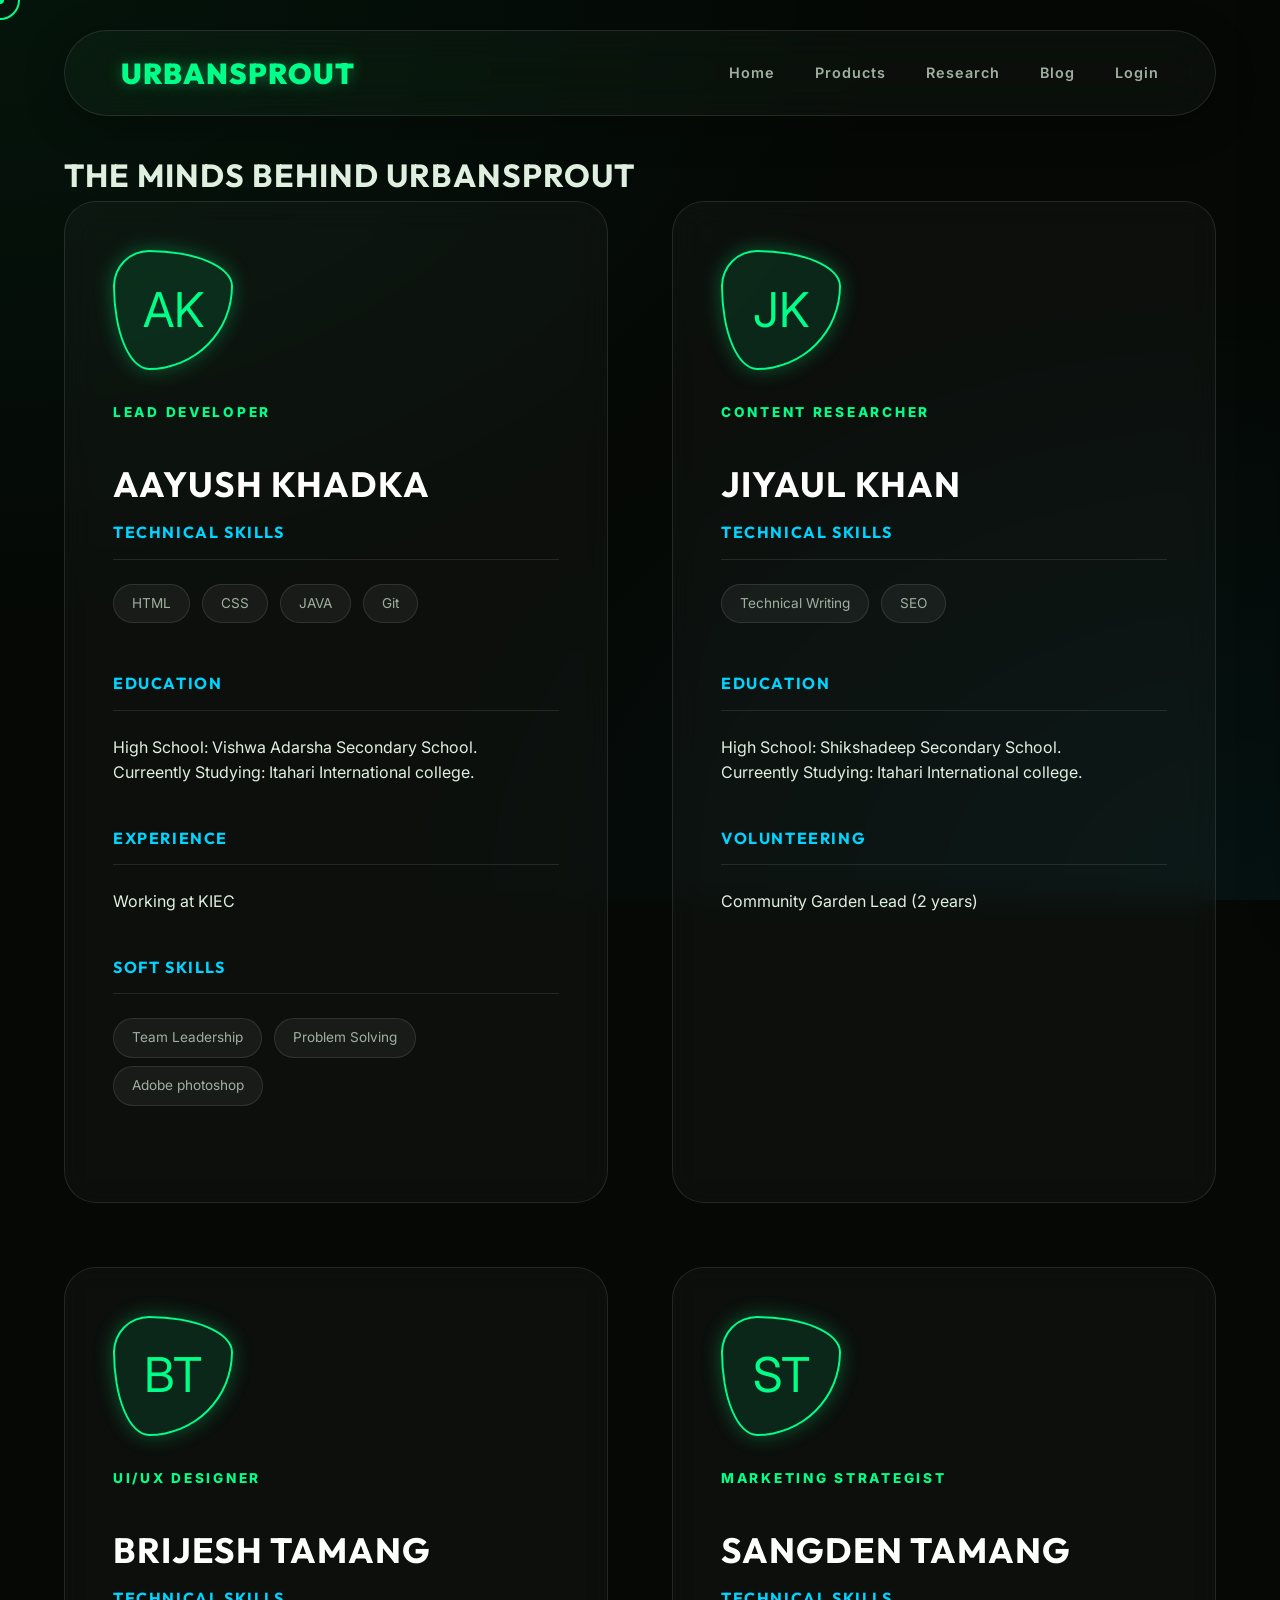
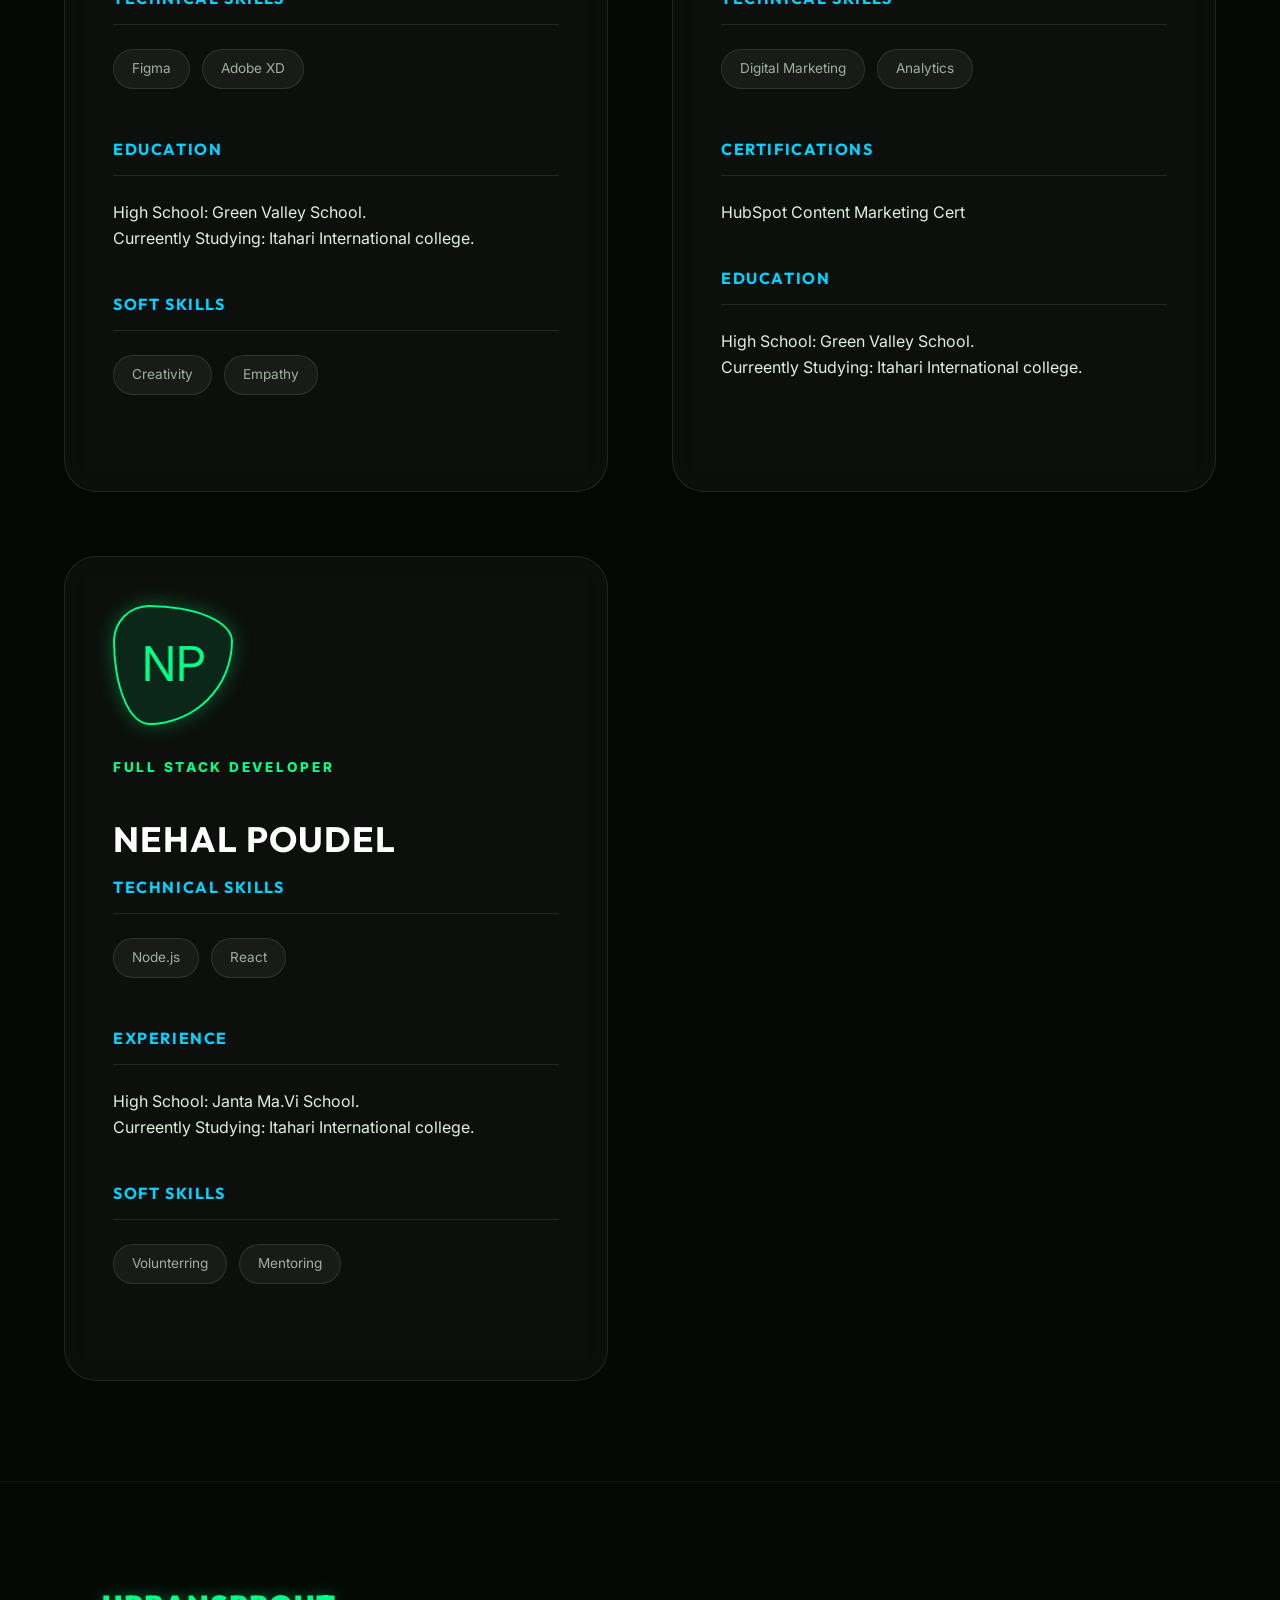
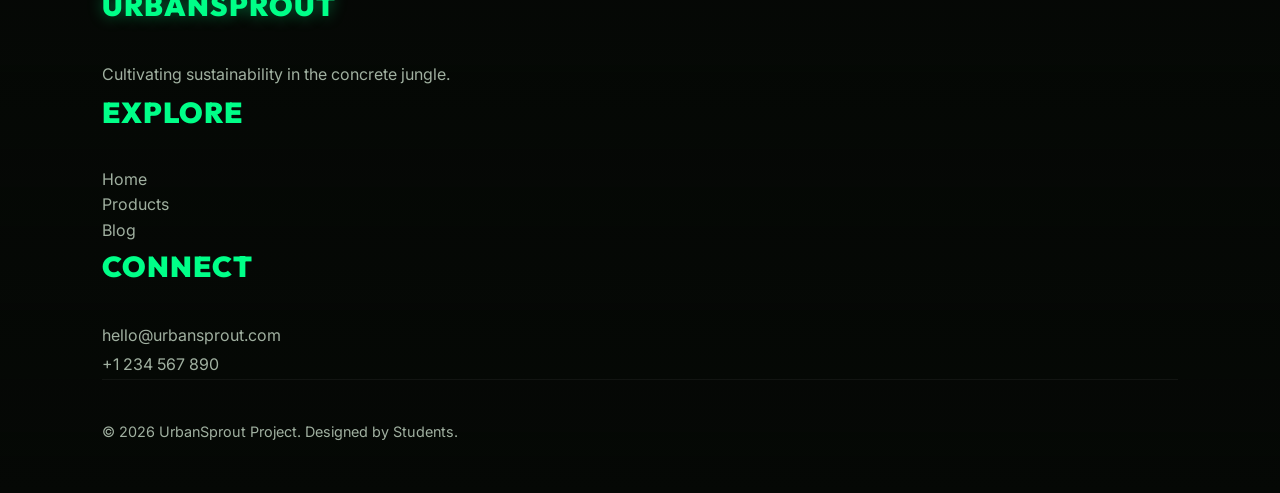
<file: about.html>
<!DOCTYPE html>
<html lang="en">

<head>
    <meta charset="UTF-8">
    <meta name="viewport" content="width=device-width, initial-scale=1.0">
    <title>About Us | Meet the Team</title>
    <!-- External CSS: Global and Page-specific -->
    <link rel="stylesheet" href="css/style.css">
    <link rel="stylesheet" href="css/about.css">
</head>

<body>

    <header>
        <nav>
            <a href="index.html" class="logo">UrbanSprout</a>
            <ul class="nav-links">
                <li><a href="index.html">Home</a></li>
                <li><a href="products.html">Products</a></li>
                <li><a href="research.html">Research</a></li>
                <li><a href="blog.html">Blog</a></li>
                <li><a href="login.html">Login</a></li>
            </ul>
        </nav>
    </header>

    <main class="team-container">
        <h1>The Minds Behind UrbanSprout</h1>

        <div class="team-grid">
            <!-- Team Member 1 -->
            <div class="portfolio-card">
                <div class="profile-img">AK</div>
                <span class="member-role">Lead Developer</span>
                <h2 class="member-name">Aayush khadka</h2>

                <div class="portfolio-section">
                    <h4>Technical Skills</h4>
                    <span class="skill-tag">HTML</span>
                    <span class="skill-tag">CSS</span>
                    <span class="skill-tag">JAVA</span>
                    <span class="skill-tag">Git</span>
                </div>

                <div class="portfolio-section">
                    <h4>Education</h4>
                    <p>High School: Vishwa Adarsha Secondary School.</p>
                    <p>Curreently Studying: Itahari International college.</p>
                </div>

                <div class="portfolio-section">
                    <h4>Experience</h4>
                    <p>Working at KIEC</p>
                </div>

                <div class="portfolio-section">
                    <h4>Soft Skills</h4>
                    <span class="skill-tag">Team Leadership</span>
                    <span class="skill-tag">Problem Solving</span>
                    <span class="skill-tag">Adobe photoshop</span>
                </div>
            </div>

            <!-- Team Member 2 -->
            <div class="portfolio-card">
                <div class="profile-img">JK</div>
                <span class="member-role">Content Researcher</span>
                <h2 class="member-name">Jiyaul Khan</h2>
                <div class="portfolio-section">
                    <h4>Technical Skills</h4>
                    <span class="skill-tag">Technical Writing</span>
                    <span class="skill-tag">SEO</span>
                </div>
                <div class="portfolio-section">
                    <h4>Education</h4>
                    <p>High School: Shikshadeep Secondary School.</p>
                    <p>Curreently Studying: Itahari International college.</p>
                </div>
                <div class="portfolio-section">
                    <h4>Volunteering</h4>
                    <p>Community Garden Lead (2 years)</p>
                </div>
            </div>

            <!-- Team Member 3 -->
            <div class="portfolio-card">
                <div class="profile-img">BT</div>
                <span class="member-role">UI/UX Designer</span>
                <h2 class="member-name">Brijesh Tamang</h2>
                <div class="portfolio-section">
                    <h4>Technical Skills</h4>
                    <span class="skill-tag">Figma</span>
                    <span class="skill-tag">Adobe XD</span>
                </div>
                <div class="portfolio-section">
                    <h4>Education</h4>
                    <p>High School: Green Valley School.</p>
                    <p>Curreently Studying: Itahari International college.</p>
                </div>
                <div class="portfolio-section">
                    <h4>Soft Skills</h4>
                    <span class="skill-tag">Creativity</span>
                    <span class="skill-tag">Empathy</span>
                </div>
            </div>

            <!-- Team Member 4 -->
            <div class="portfolio-card">
                <div class="profile-img">ST</div>
                <span class="member-role">Marketing Strategist</span>
                <h2 class="member-name">Sangden Tamang</h2>
                <div class="portfolio-section">
                    <h4>Technical Skills</h4>
                    <span class="skill-tag">Digital Marketing</span>
                    <span class="skill-tag">Analytics</span>
                </div>
                <div class="portfolio-section">
                    <h4>Certifications</h4>
                    <p>HubSpot Content Marketing Cert</p>
                </div>
                <div class="portfolio-section">
                    <h4>Education</h4>
                    <p>High School: Green Valley School.</p>
                    <p>Curreently Studying: Itahari International college.</p>
                </div>
            </div>

            <!-- Team Member 5 -->
            <div class="portfolio-card">
                <div class="profile-img">NP</div>
                <span class="member-role">Full Stack Developer</span>
                <h2 class="member-name">Nehal Poudel</h2>
                <div class="portfolio-section">
                    <h4>Technical Skills</h4>
                    <span class="skill-tag">Node.js</span>
                    <span class="skill-tag">React</span>
                </div>
                <div class="portfolio-section">
                    <h4>Experience</h4>
                    <p>High School: Janta Ma.Vi School.</p>
                    <p>Curreently Studying: Itahari International college.</p>
                </div>
                <div class="portfolio-section">
                    <h4>Soft Skills</h4>
                    <span class="skill-tag">Volunterring</span>
                    <span class="skill-tag">Mentoring</span>
                </div>
            </div>
        </div>
    </main>

    <footer>
        <div class="footer-content">
            <div class="footer-section">
                <h3 class="logo">UrbanSprout</h3>
                <p>Cultivating sustainability in the concrete jungle.</p>
            </div>
            <div class="footer-section">
                <h3>Explore</h3>
                <ul style="list-style: none;">
                    <li><a href="index.html" style="color: var(--text-muted); text-decoration: none;">Home</a></li>
                    <li><a href="products.html" style="color: var(--text-muted); text-decoration: none;">Products</a></li>
                    <li><a href="blog.html" style="color: var(--text-muted); text-decoration: none;">Blog</a></li>
                </ul>
            </div>
            <div class="footer-section">
                <h3>Connect</h3>
                <p>hello@urbansprout.com</p>
                <p>+1 234 567 890</p>
            </div>
        </div>
        <div class="footer-bottom">
            <p>&copy; 2026 UrbanSprout Project. Designed by Students.</p>
        </div>
    </footer>

    <script src="js/main.js"></script>
</body>
</html>


</body>

</html>
</file>
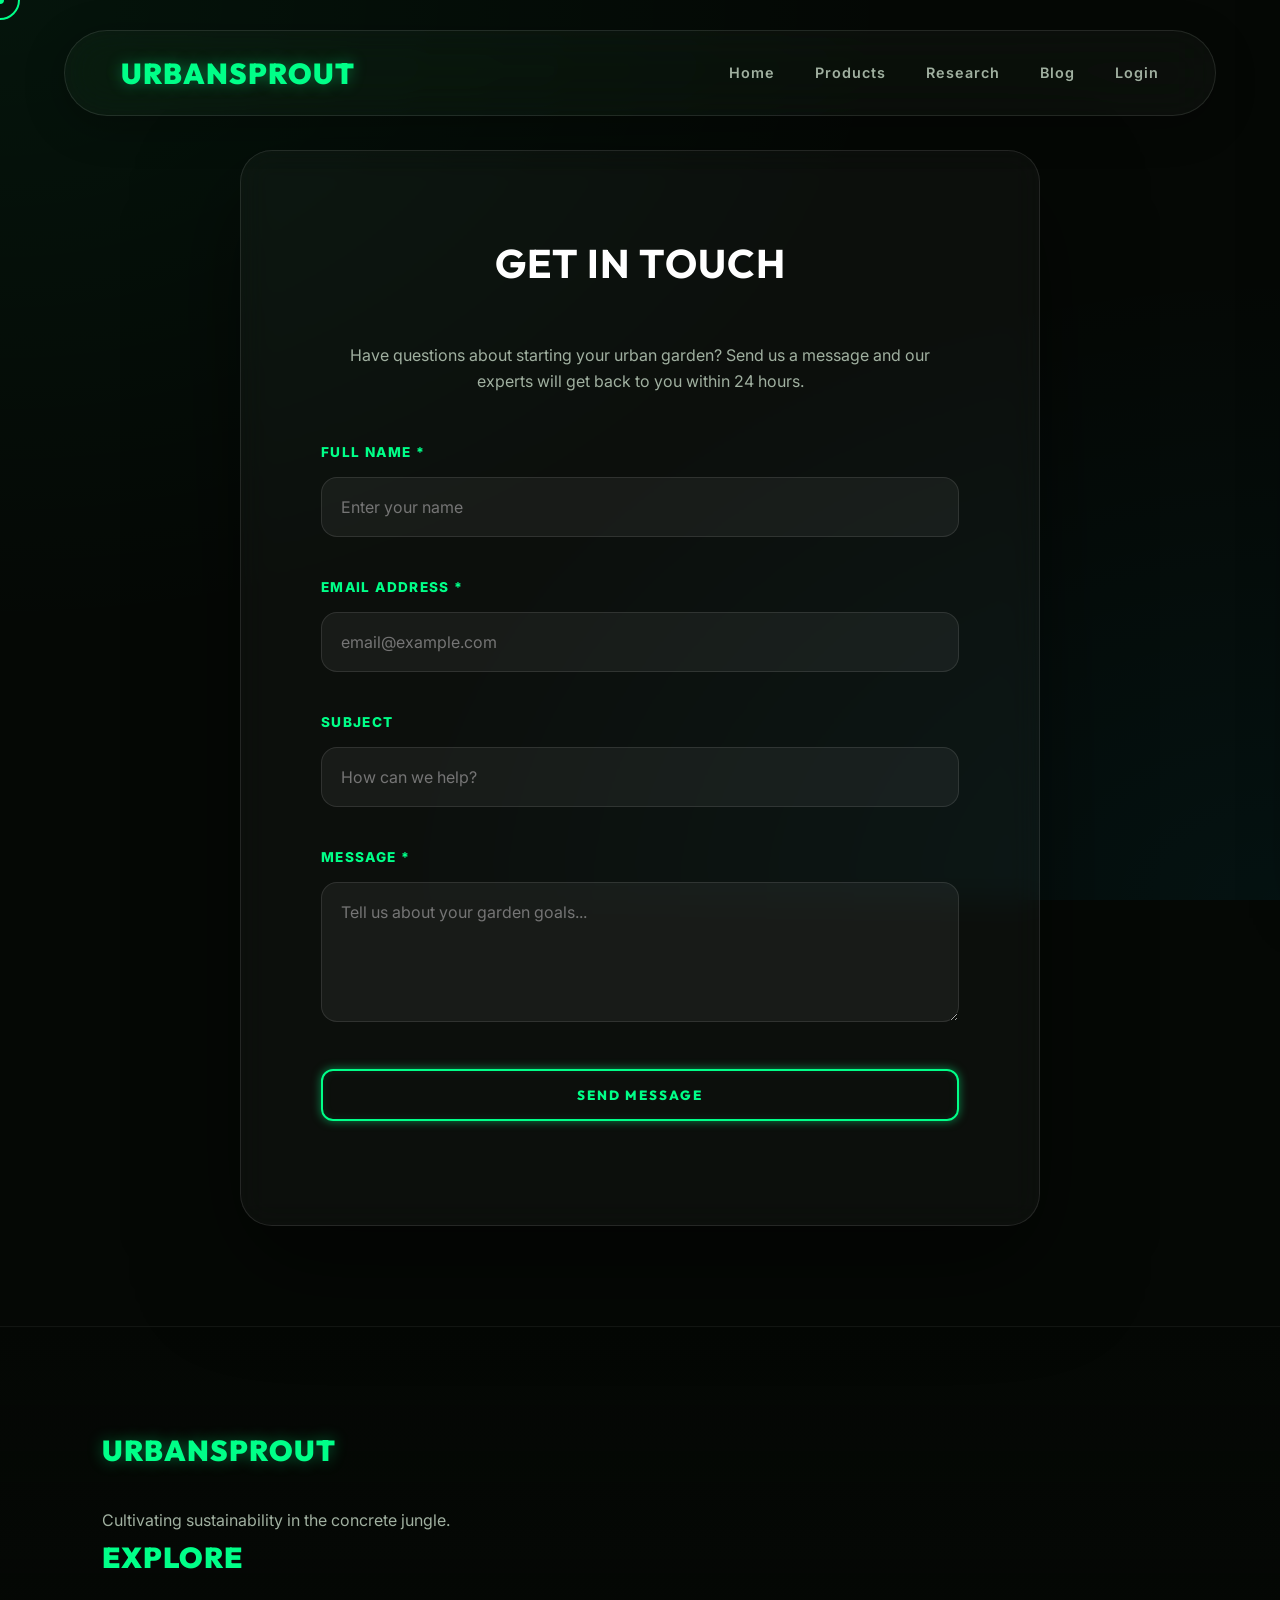
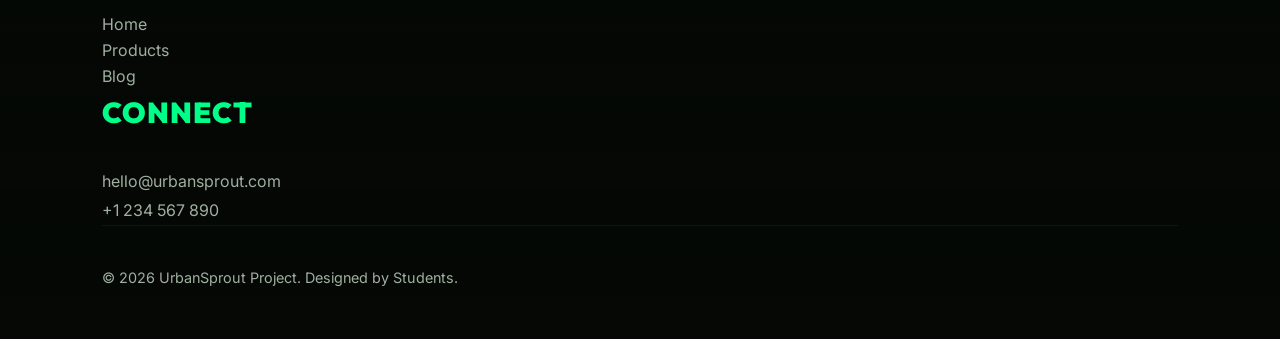
<file: contact.html>
<!DOCTYPE html>
<html lang="en">
<head>
    <meta charset="UTF-8">
    <meta name="viewport" content="width=device-width, initial-scale=1.0">
    <title>Contact Us | UrbanSprout</title>
    <!-- External CSS: Global and Page-specific -->
    <link rel="stylesheet" href="css/style.css">
    <link rel="stylesheet" href="css/contact.css">
</head>
<body>

    <header>
        <nav>
            <a href="index.html" class="logo">UrbanSprout</a>
            <ul class="nav-links">
                <li><a href="index.html">Home</a></li>
                <li><a href="products.html">Products</a></li>
                <li><a href="research.html">Research</a></li>
                <li><a href="blog.html">Blog</a></li>
                <li><a href="login.html">Login</a></li>
            </ul>
        </nav>
    </header>

    <main>
        <div class="contact-container">
            <h1>Get in Touch</h1>
            <p style="margin-bottom: 3rem; color: var(--text-muted); text-align: center;">Have questions about starting your urban garden? Send us a message and our experts will get back to you within 24 hours.</p>
            
            <!-- Functional Form -->
            <form id="contactForm">
                <div class="form-group">
                    <label for="name">Full Name *</label>
                    <input type="text" id="name" name="name" placeholder="Enter your name">
                </div>

                <div class="form-group">
                    <label for="email">Email Address *</label>
                    <input type="email" id="email" name="email" placeholder="email@example.com">
                </div>

                <div class="form-group">
                    <label for="subject">Subject</label>
                    <input type="text" id="subject" name="subject" placeholder="How can we help?">
                </div>

                <div class="form-group">
                    <label for="message">Message *</label>
                    <textarea id="message" name="message" rows="5" placeholder="Tell us about your garden goals..."></textarea>
                </div>

                <button type="submit" class="btn btn-primary">Send Message</button>
                
                <div id="formFeedback"></div>
            </form>
        </div>
    </main>

    <footer>
        <div class="footer-content">
            <div class="footer-section">
                <h3 class="logo">UrbanSprout</h3>
                <p>Cultivating sustainability in the concrete jungle.</p>
            </div>
            <div class="footer-section">
                <h3>Explore</h3>
                <ul style="list-style: none;">
                    <li><a href="index.html" style="color: var(--text-muted); text-decoration: none;">Home</a></li>
                    <li><a href="products.html" style="color: var(--text-muted); text-decoration: none;">Products</a></li>
                    <li><a href="blog.html" style="color: var(--text-muted); text-decoration: none;">Blog</a></li>
                </ul>
            </div>
            <div class="footer-section">
                <h3>Connect</h3>
                <p>hello@urbansprout.com</p>
                <p>+1 234 567 890</p>
            </div>
        </div>
        <div class="footer-bottom">
            <p>&copy; 2026 UrbanSprout Project. Designed by Students.</p>
        </div>
    </footer>

    <script src="js/main.js"></script>
</body>
</html>

    <script src="js/main.js"></script>
</body>
</html>
</file>
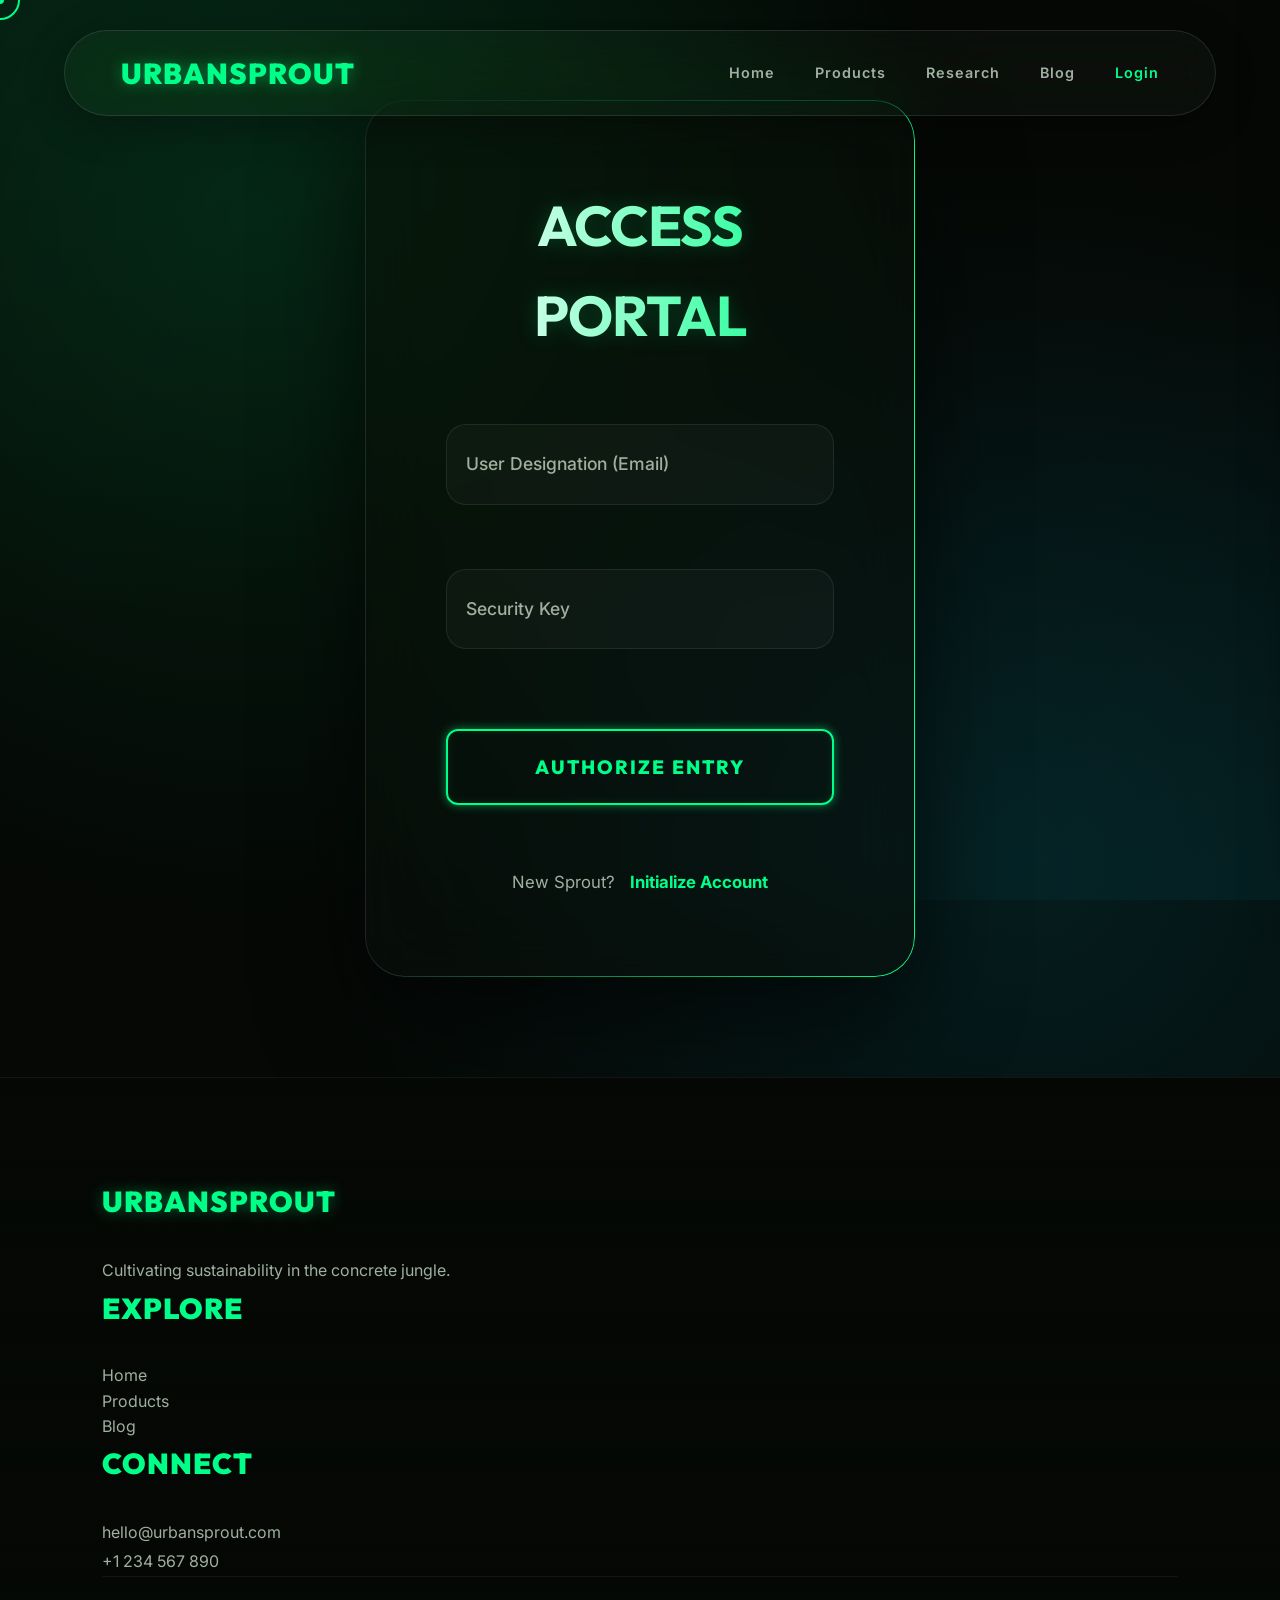
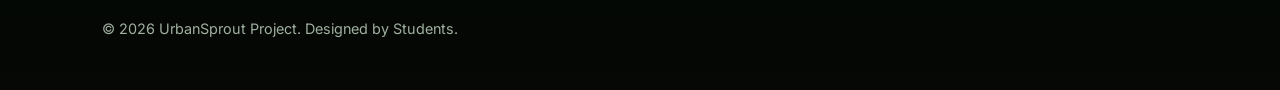
<file: login.html>
<!DOCTYPE html>
<html lang="en">
<head>
    <meta charset="UTF-8">
    <meta name="viewport" content="width=device-width, initial-scale=1.0">
    <title>Login | UrbanSprout</title>
    <!-- External CSS: Global and Page-specific -->
    <link rel="stylesheet" href="css/style.css">
    <link rel="stylesheet" href="css/login.css">
</head>
<body>

    <header>
        <nav>
            <a href="index.html" class="logo">UrbanSprout</a>
            <ul class="nav-links">
                <li><a href="index.html">Home</a></li>
                <li><a href="products.html">Products</a></li>
                <li><a href="research.html">Research</a></li>
                <li><a href="blog.html">Blog</a></li>
                <li><a href="login.html" style="color: var(--primary-color);">Login</a></li>
            </ul>
        </nav>
    </header>

    <main class="login-wrapper">
        <div class="login-card" id="loginCard">
            <h2>Access Portal</h2>
            <form>
                <div class="input-group">
                    <input type="email" id="email" placeholder=" ">
                    <label for="email">User Designation (Email)</label>
                </div>
                <div class="input-group">
                    <input type="password" id="password" placeholder=" ">
                    <label for="password">Security Key</label>
                </div>
                <button type="button" class="btn btn-primary" onclick="alert('Authentication system offline. Please contact administrator.')">Authorize Entry</button>
            </form>
            <div class="login-footer">
                <p>New Sprout? <a href="#">Initialize Account</a></p>
            </div>
        </div>
    </main>

    <footer>
        <div class="footer-content">
            <div class="footer-section">
                <h3 class="logo">UrbanSprout</h3>
                <p>Cultivating sustainability in the concrete jungle.</p>
            </div>
            <div class="footer-section">
                <h3>Explore</h3>
                <ul style="list-style: none;">
                    <li><a href="index.html" style="color: var(--text-muted); text-decoration: none;">Home</a></li>
                    <li><a href="products.html" style="color: var(--text-muted); text-decoration: none;">Products</a></li>
                    <li><a href="blog.html" style="color: var(--text-muted); text-decoration: none;">Blog</a></li>
                </ul>
            </div>
            <div class="footer-section">
                <h3>Connect</h3>
                <p>hello@urbansprout.com</p>
                <p>+1 234 567 890</p>
            </div>
        </div>
        <div class="footer-bottom">
            <p>&copy; 2026 UrbanSprout Project. Designed by Students.</p>
        </div>
    </footer>

    <script src="js/main.js"></script>
</body>
</html>
</file>
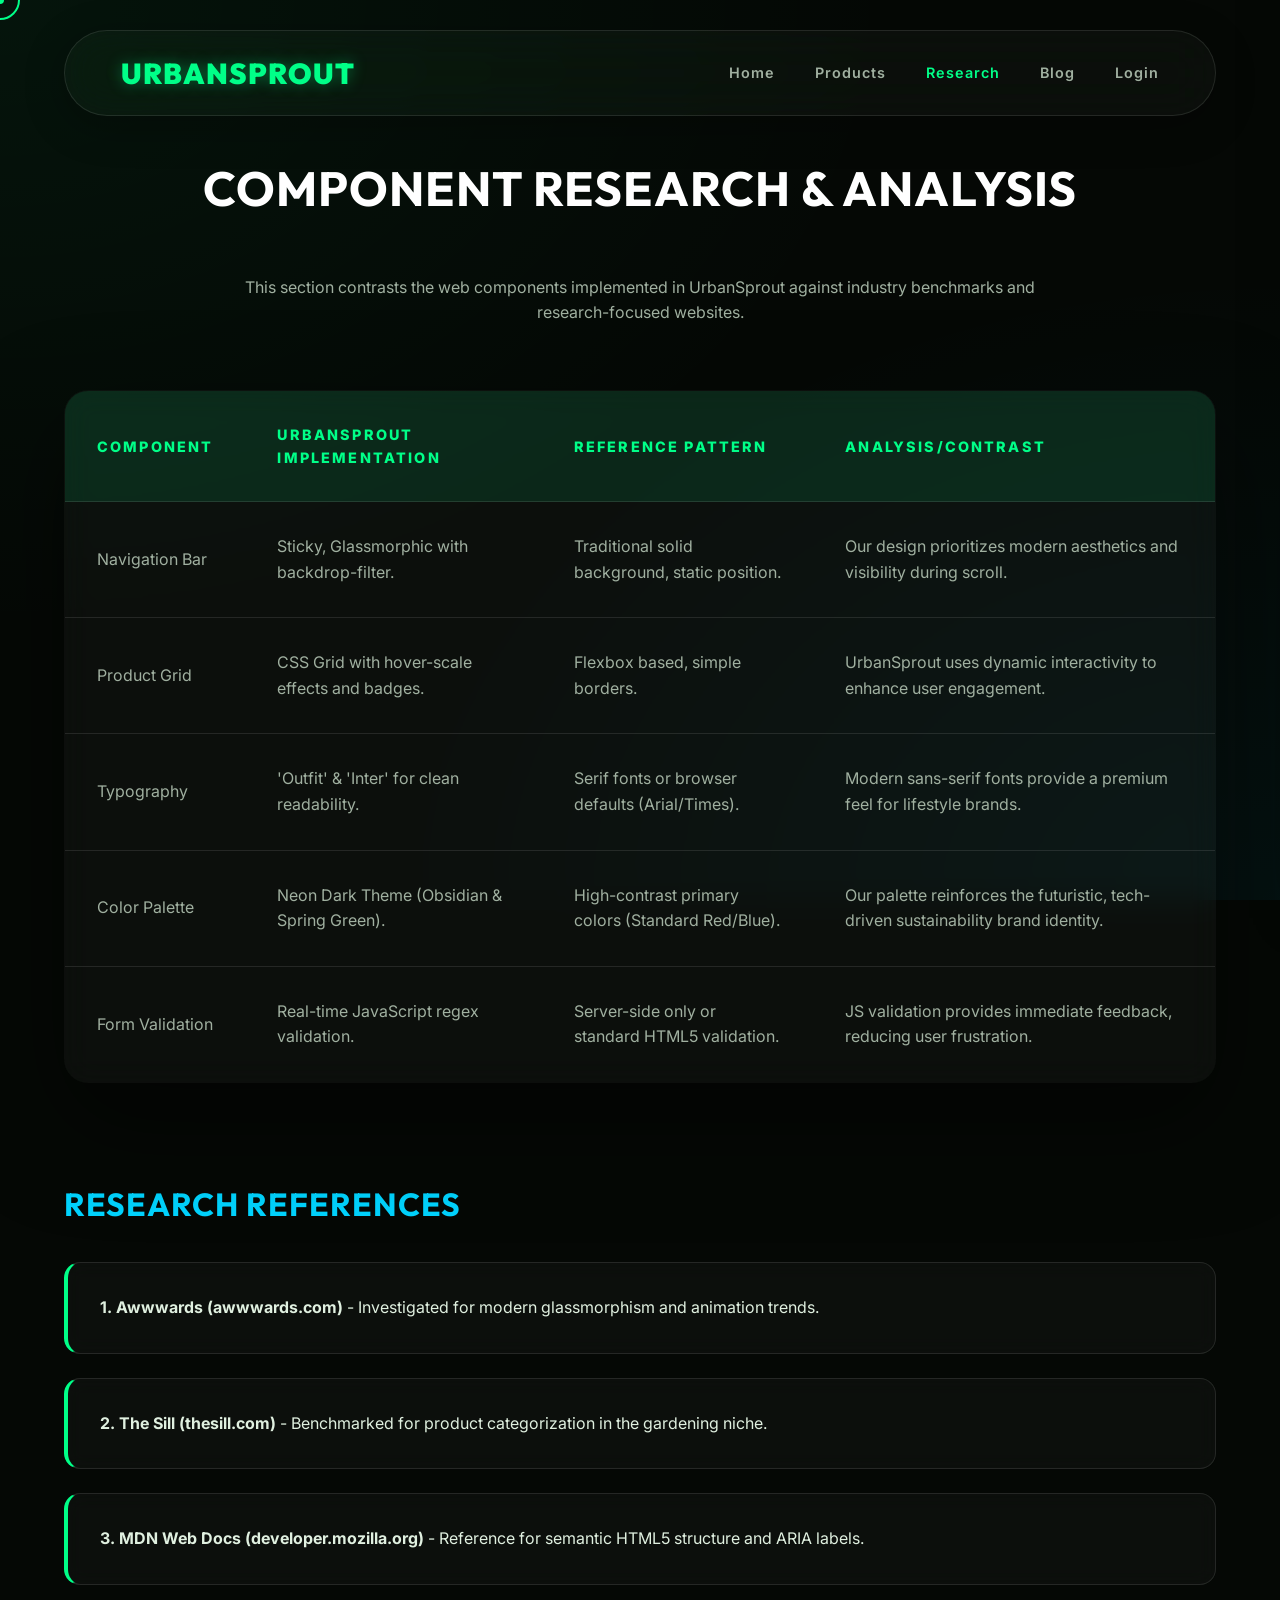
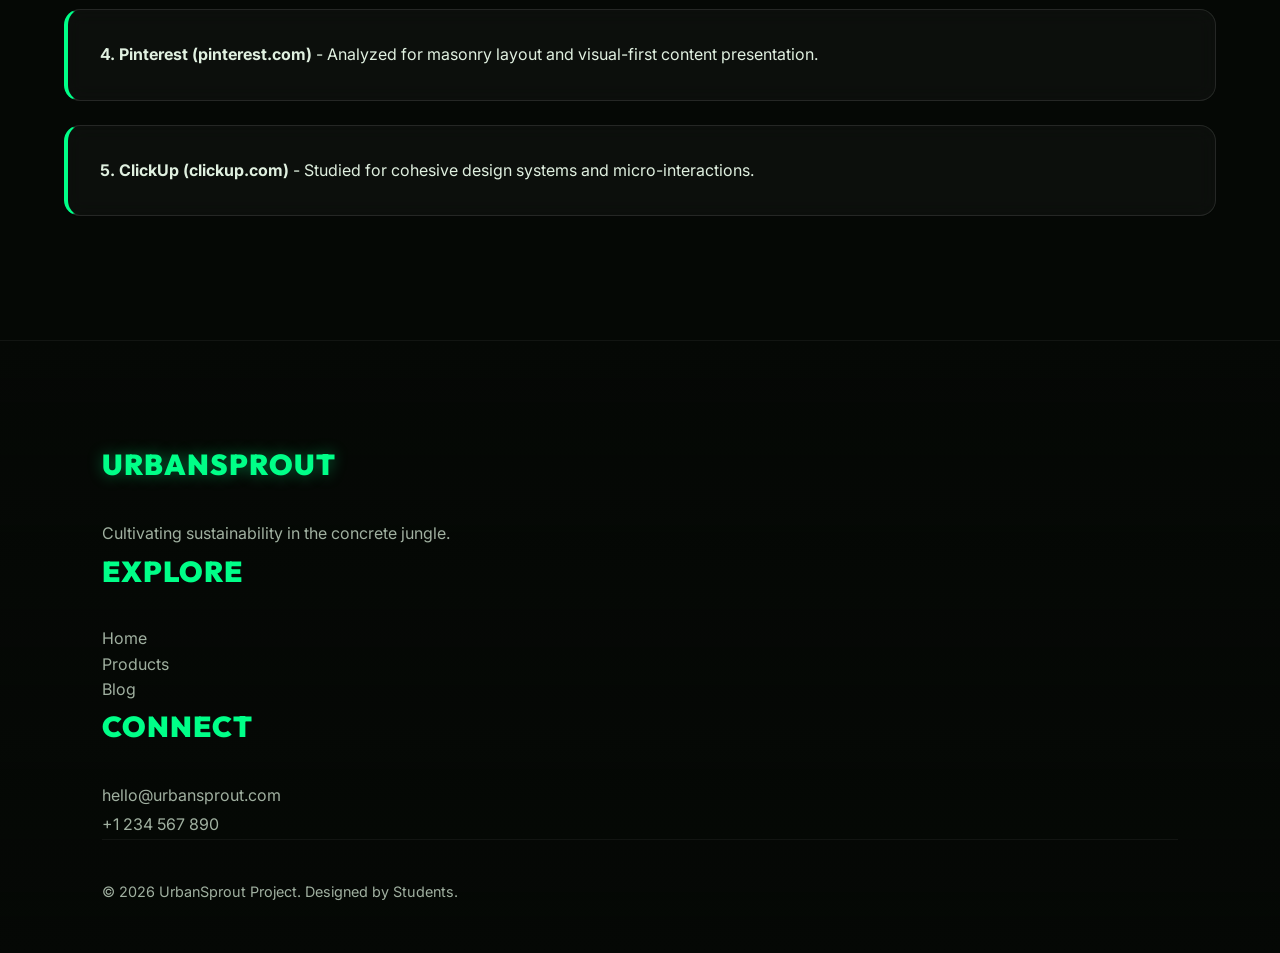
<file: research.html>
<!DOCTYPE html>
<html lang="en">
<head>
    <meta charset="UTF-8">
    <meta name="viewport" content="width=device-width, initial-scale=1.0">
    <title>Research | Component Analysis</title>
    <!-- External CSS: Global and Page-specific -->
    <link rel="stylesheet" href="css/style.css">
    <link rel="stylesheet" href="css/research.css">
</head>
<body>

    <header>
        <nav>
            <a href="index.html" class="logo">UrbanSprout</a>
            <ul class="nav-links">
                <li><a href="index.html">Home</a></li>
                <li><a href="products.html">Products</a></li>
                <li><a href="research.html" style="color: var(--primary-color);">Research</a></li>
                <li><a href="blog.html">Blog</a></li>
                <li><a href="login.html">Login</a></li>
            </ul>
        </nav>
    </header>

    <main class="research-container">
        <h1>Component Research & Analysis</h1>
        <p style="text-align: center; max-width: 800px; margin: 0 auto 4rem; color: var(--text-muted);">This section contrasts the web components implemented in UrbanSprout against industry benchmarks and research-focused websites.</p>

        <!-- Comparison Table -->
        <table class="research-table">
            <thead>
                <tr>
                    <th>Component</th>
                    <th>UrbanSprout Implementation</th>
                    <th>Reference Pattern</th>
                    <th>Analysis/Contrast</th>
                </tr>
            </thead>
            <tbody>
                <tr>
                    <td>Navigation Bar</td>
                    <td>Sticky, Glassmorphic with backdrop-filter.</td>
                    <td>Traditional solid background, static position.</td>
                    <td>Our design prioritizes modern aesthetics and visibility during scroll.</td>
                </tr>
                <tr>
                    <td>Product Grid</td>
                    <td>CSS Grid with hover-scale effects and badges.</td>
                    <td>Flexbox based, simple borders.</td>
                    <td>UrbanSprout uses dynamic interactivity to enhance user engagement.</td>
                </tr>
                <tr>
                    <td>Typography</td>
                    <td>'Outfit' & 'Inter' for clean readability.</td>
                    <td>Serif fonts or browser defaults (Arial/Times).</td>
                    <td>Modern sans-serif fonts provide a premium feel for lifestyle brands.</td>
                </tr>
                <tr>
                    <td>Color Palette</td>
                    <td>Neon Dark Theme (Obsidian & Spring Green).</td>
                    <td>High-contrast primary colors (Standard Red/Blue).</td>
                    <td>Our palette reinforces the futuristic, tech-driven sustainability brand identity.</td>
                </tr>
                <tr>
                    <td>Form Validation</td>
                    <td>Real-time JavaScript regex validation.</td>
                    <td>Server-side only or standard HTML5 validation.</td>
                    <td>JS validation provides immediate feedback, reducing user frustration.</td>
                </tr>
            </tbody>
        </table>

        <section class="reference-list">
            <h3>Research References</h3>
            <div class="reference-item">
                <strong>1. Awwwards (awwwards.com)</strong> - Investigated for modern glassmorphism and animation trends.
            </div>
            <div class="reference-item">
                <strong>2. The Sill (thesill.com)</strong> - Benchmarked for product categorization in the gardening niche.
            </div>
            <div class="reference-item">
                <strong>3. MDN Web Docs (developer.mozilla.org)</strong> - Reference for semantic HTML5 structure and ARIA labels.
            </div>
            <div class="reference-item">
                <strong>4. Pinterest (pinterest.com)</strong> - Analyzed for masonry layout and visual-first content presentation.
            </div>
            <div class="reference-item">
                <strong>5. ClickUp (clickup.com)</strong> - Studied for cohesive design systems and micro-interactions.
            </div>
        </section>
    </main>

    <footer>
        <div class="footer-content">
            <div class="footer-section">
                <h3 class="logo">UrbanSprout</h3>
                <p>Cultivating sustainability in the concrete jungle.</p>
            </div>
            <div class="footer-section">
                <h3>Explore</h3>
                <ul style="list-style: none;">
                    <li><a href="index.html" style="color: var(--text-muted); text-decoration: none;">Home</a></li>
                    <li><a href="products.html" style="color: var(--text-muted); text-decoration: none;">Products</a></li>
                    <li><a href="blog.html" style="color: var(--text-muted); text-decoration: none;">Blog</a></li>
                </ul>
            </div>
            <div class="footer-section">
                <h3>Connect</h3>
                <p>hello@urbansprout.com</p>
                <p>+1 234 567 890</p>
            </div>
        </div>
        <div class="footer-bottom">
            <p>&copy; 2026 UrbanSprout Project. Designed by Students.</p>
        </div>
    </footer>

    <script src="js/main.js"></script>
</body>
</html>
</file>
<file: css/style.css>
/* 
   UrbanSprout - style.css
   Global Design System and Futuristic Tokens.
*/

@import url('https://fonts.googleapis.com/css2?family=Outfit:wght@300;400;600;800;900&family=Inter:wght@400;600&display=swap');

:root {
    --primary-color: #00ff88; /* Neon Spring Green */
    --primary-color-dim: rgba(0, 255, 136, 0.4);
    --secondary-color: #00d4ff; /* Electric Blue */
    --accent-color: #7000ff; /* Cyber Purple */
    --bg-dark: #050805;
    --bg-card: rgba(255, 255, 255, 0.03);
    --text-main: #e0f0e0;
    --text-muted: #a0b0a0;
    --glass-border: rgba(255, 255, 255, 0.1);
    --glow-shadow: 0 0 20px rgba(0, 255, 136, 0.3);
    --transition-smooth: all 0.6s cubic-bezier(0.16, 1, 0.3, 1);
}

/* --- Custom Cursor --- */
.cursor-dot, .cursor-outline {
    pointer-events: none;
    position: fixed;
    top: 0;
    left: 0;
    transform: translate(-50%, -50%);
    border-radius: 50%;
    z-index: 9999;
    transition: opacity 0.3s ease;
}

.cursor-dot {
    width: 8px;
    height: 8px;
    background-color: var(--primary-color);
}

.cursor-outline {
    width: 40px;
    height: 40px;
    border: 2px solid var(--primary-color);
    transition: all 0.15s ease-out;
}

/* --- Global Reset & Base Styles --- */
* {
    margin: 0;
    padding: 0;
    box-sizing: border-box;
    cursor: none !important; /* Hide default cursor */
}

html {
    scroll-behavior: smooth;
    overflow-x: hidden;
}

body {
    background-color: var(--bg-dark);
    color: var(--text-main);
    font-family: 'Inter', sans-serif;
    line-height: 1.6;
    background-attachment: fixed;
    background-image: 
        radial-gradient(at 0% 0%, rgba(0, 255, 136, 0.05) 0px, transparent 50%),
        radial-gradient(at 100% 100%, rgba(0, 212, 255, 0.05) 0px, transparent 50%);
}

h1, h2, h3, h4, .logo {
    font-family: 'Outfit', sans-serif;
    text-transform: uppercase;
    letter-spacing: 1px;
}

a {
    text-decoration: none;
    color: inherit;
    transition: var(--transition-smooth);
}

ul {
    list-style: none;
}

img {
    max-width: 100%;
    display: block;
}

/* --- Reusable Components --- */
.btn {
    display: inline-block;
    padding: 1rem 2.5rem;
    border-radius: 12px;
    font-weight: 800;
    font-family: 'Outfit', sans-serif;
    text-transform: uppercase;
    letter-spacing: 2px;
    transition: var(--transition-smooth);
    border: none;
    cursor: pointer;
    position: relative;
    overflow: hidden;
    pointer-events: auto;
    color: var(--primary-color);
}

.btn-primary {
    background: transparent;
    color: var(--primary-color);
    border: 2px solid var(--primary-color);
    box-shadow: 0 0 10px rgba(0, 255, 136, 0.5), inset 0 0 10px rgba(0, 255, 136, 0.1);
}

.btn-primary:hover {
    transform: translateY(-5px);
    box-shadow: 0 0 20px rgba(0, 255, 136, 0.8), inset 0 0 15px rgba(0, 255, 136, 0.2);
    background: rgba(0, 255, 136, 0.1);
}

/* --- iOS 26: Smooth-Shrink Glassy Pill --- */
header {
    position: fixed;
    top: 30px;
    left: 50%;
    transform: translateX(-50%);
    width: 90%;
    max-width: 1200px;
    z-index: 1000;
    transition: all 0.8s cubic-bezier(0.16, 1, 0.3, 1); /* Ultra-smooth liquid transition */
}

header.scrolled {
    top: 10px;
    width: 60%; /* Even more compact width */
}

nav {
    background: rgba(255, 255, 255, 0.03);
    backdrop-filter: blur(25px) saturate(180%);
    border: 1px solid rgba(255, 255, 255, 0.1);
    border-radius: 100px;
    padding: 1.2rem 3.5rem;
    display: flex;
    justify-content: space-between;
    align-items: center;
    box-shadow: 0 10px 40px rgba(0, 0, 0, 0.3);
    transition: all 0.8s cubic-bezier(0.16, 1, 0.3, 1);
    position: relative;
}

header:hover nav {
    border-color: var(--primary-color);
    box-shadow: 0 0 30px var(--primary-color-dim), inset 0 0 15px var(--primary-color-dim);
}

header.scrolled nav {
    padding: 0.4rem 1.5rem; /* Ultra-slim height */
    background: rgba(5, 8, 5, 0.95);
    border-color: rgba(0, 255, 136, 0.4);
    box-shadow: 0 5px 30px rgba(0, 255, 136, 0.2);
}

/* --- Amazing Cyber-Footer --- */
footer {
    background: linear-gradient(180deg, transparent 0%, #050805 100%);
    padding: 100px 8% 50px;
    border-top: 1px solid rgba(255, 255, 255, 0.05);
    position: relative;
    overflow: hidden;
}

.footer-grid {
    display: grid;
    grid-template-columns: 2fr 1fr 1fr 1.5fr;
    gap: 4rem;
    margin-bottom: 60px;
}

.footer-section h3 {
    font-size: 1.8rem;
    color: var(--primary-color);
    margin-bottom: 2rem;
    font-weight: 900;
}

.footer-section p {
    color: var(--text-muted);
    font-size: 1rem;
    line-height: 1.8;
}

.footer-links {
    display: flex;
    flex-direction: column;
    gap: 1.2rem;
}

.footer-links a {
    color: var(--text-muted);
    font-weight: 500;
    transition: all 0.3s ease;
    display: flex;
    align-items: center;
    gap: 10px;
}

.footer-links a:hover {
    color: var(--primary-color);
    transform: translateX(10px);
}

.footer-links a::before {
    content: '→';
    font-weight: 900;
    opacity: 0;
    transition: 0.3s;
}

.footer-links a:hover::before {
    opacity: 1;
}

.newsletter-form {
    display: flex;
    gap: 10px;
    margin-top: 1.5rem;
}

.newsletter-form input {
    background: rgba(255, 255, 255, 0.05);
    border: 1px solid rgba(255, 255, 255, 0.1);
    padding: 12px 20px;
    border-radius: 12px;
    color: #fff;
    flex-grow: 1;
    font-family: 'Inter', sans-serif;
}

.newsletter-form button {
    background: var(--primary-color);
    border: none;
    padding: 12px 25px;
    border-radius: 12px;
    font-weight: 800;
    cursor: pointer;
    transition: 0.3s;
}

.footer-bottom {
    padding-top: 40px;
    border-top: 1px solid rgba(255, 255, 255, 0.05);
    display: flex;
    justify-content: space-between;
    align-items: center;
    color: var(--text-muted);
    font-size: 0.9rem;
}

.social-links {
    display: flex;
    gap: 1.5rem;
}

.social-links a {
    width: 40px;
    height: 40px;
    background: rgba(255, 255, 255, 0.03);
    border-radius: 50%;
    display: flex;
    align-items: center;
    justify-content: center;
    border: 1px solid rgba(255, 255, 255, 0.1);
    transition: 0.4s;
}

.social-links a:hover {
    background: var(--primary-color);
    color: #000;
    transform: translateY(-5px) rotate(10deg);
}

@media (max-width: 1000px) {
    .footer-grid {
        grid-template-columns: 1fr 1fr;
    }
}

@media (max-width: 600px) {
    .footer-grid {
        grid-template-columns: 1fr;
    }
    .footer-bottom {
        flex-direction: column;
        gap: 20px;
        text-align: center;
    }
}

.logo {
    font-size: 1.8rem;
    font-weight: 900;
    color: var(--primary-color);
    text-shadow: 0 0 15px rgba(0, 255, 136, 0.4);
    transition: all 0.8s ease;
}

header.scrolled .logo {
    font-size: 1.4rem;
}

.nav-links {
    display: flex;
    gap: 2.5rem;
    transition: all 0.8s ease;
}

header.scrolled .nav-links {
    gap: 1.2rem;
}

.nav-links a {
    font-weight: 600;
    font-size: 0.9rem;
    color: var(--text-muted);
    letter-spacing: 1px;
    position: relative;
    padding: 5px 0;
}

.nav-links a::after {
    content: '';
    position: absolute;
    bottom: 0;
    left: 50%;
    width: 0;
    height: 2px;
    background: var(--primary-color);
    transition: all 0.4s cubic-bezier(0.16, 1, 0.3, 1);
    box-shadow: 0 0 10px var(--primary-color);
}

.nav-links a:hover::after {
    width: 100%;
    left: 0;
}

.nav-links a:hover {
    color: var(--primary-color);
    text-shadow: 0 0 10px var(--primary-color);
}

/* --- Section Title Utility --- */
.section-title {
    font-size: 4rem;
    font-weight: 900;
    text-align: center;
    margin-bottom: 5rem;
    background: linear-gradient(90deg, #fff, var(--primary-color));
    -webkit-background-clip: text;
    -webkit-text-fill-color: transparent;
}

/* --- Animations --- */
@keyframes slideUp {
    from { transform: translateY(50px); opacity: 0; }
    to { transform: translateY(0); opacity: 1; }
}

.reveal {
    opacity: 0;
    transition: opacity 0.8s cubic-bezier(0.16, 1, 0.3, 1);
}

.reveal.active {
    opacity: 1;
}

/* --- Extra & Unique: Cyber-Cart Drawer --- */
.cart-drawer {
    position: fixed;
    top: 0;
    right: -450px;
    width: 400px;
    height: 100vh;
    background: rgba(5, 8, 5, 0.85);
    backdrop-filter: blur(40px) saturate(200%);
    border-left: 1px solid rgba(0, 255, 136, 0.2);
    z-index: 4000;
    padding: 4rem 2rem;
    transition: all 0.6s cubic-bezier(0.16, 1, 0.3, 1);
    display: flex;
    flex-direction: column;
    box-shadow: -20px 0 50px rgba(0,0,0,0.8);
}

.cart-drawer.open {
    right: 0;
}

.cart-header {
    display: flex;
    justify-content: space-between;
    align-items: center;
    margin-bottom: 3rem;
    border-bottom: 1px solid rgba(255, 255, 255, 0.1);
    padding-bottom: 1.5rem;
}

.cart-header h2 {
    font-size: 2rem;
    color: var(--primary-color);
}

.close-cart {
    background: none;
    border: none;
    color: #fff;
    font-size: 2rem;
    cursor: pointer;
}

.cart-items {
    flex-grow: 1;
    overflow-y: auto;
    margin-bottom: 2rem;
}

.cart-item {
    display: flex;
    justify-content: space-between;
    align-items: center;
    background: rgba(255, 255, 255, 0.03);
    padding: 1.5rem;
    border-radius: 20px;
    margin-bottom: 1rem;
    border: 1px solid rgba(255, 255, 255, 0.05);
}

.cart-total {
    display: flex;
    justify-content: space-between;
    font-size: 1.5rem;
    font-weight: 800;
    margin-bottom: 2rem;
    color: #fff;
}

.cart-trigger {
    position: fixed;
    bottom: 40px;
    right: 40px;
    width: 70px;
    height: 70px;
    background: var(--primary-color);
    border-radius: 50%;
    display: none; /* Shown via JS */
    align-items: center;
    justify-content: center;
    font-size: 1.8rem;
    z-index: 3000;
    cursor: pointer;
    box-shadow: 0 0 30px var(--primary-color-dim);
    transition: all 0.4s cubic-bezier(0.175, 0.885, 0.32, 1.275);
}

.cart-trigger:hover {
    transform: scale(1.1) rotate(-10deg);
}

.cart-trigger-count {
    position: absolute;
    top: 0;
    right: 0;
    background: #fff;
    color: #000;
    font-size: 0.8rem;
    font-weight: 900;
    width: 25px;
    height: 25px;
    border-radius: 50%;
    display: flex;
    align-items: center;
    justify-content: center;
}

/* Notification System */
.notification-container {
    position: fixed;
    top: 100px;
    right: 30px;
    z-index: 5000;
}

.notification {
    background: rgba(0, 255, 136, 0.15);
    backdrop-filter: blur(20px);
    border: 1px solid var(--primary-color);
    color: #fff;
    padding: 1.2rem 2rem;
    border-radius: 15px;
    margin-bottom: 1rem;
    font-weight: 600;
    animation: slideInRight 0.5s cubic-bezier(0.16, 1, 0.3, 1);
}

@keyframes slideInRight {
    from { transform: translateX(100%); opacity: 0; }
    to { transform: translateX(0); opacity: 1; }
}

/* --- Hero Stat Section --- */
.hero-stats {
    display: flex;
    gap: 4rem;
    margin-top: 3rem;
    justify-content: center;
}

.stat-item {
    text-align: center;
}

.stat-count {
    display: block;
    font-size: 2.5rem;
    font-weight: 800;
    color: var(--primary-color);
}

.stat-label {
    font-size: 0.75rem;
    text-transform: uppercase;
    letter-spacing: 2px;
    opacity: 0.7;
}

/* --- Border Trace Animation --- */
@keyframes borderTrace {
    0% { background-position: 0% 50%; }
    100% { background-position: 200% 50%; }
}
</file>
<file: css/about.css>
/* 
   UrbanSprout - about.css
   Styles for the Team Portfolios.
*/

.team-container {
    padding: 150px 5% 100px;
}

.team-grid {
    display: grid;
    grid-template-columns: repeat(auto-fit, minmax(380px, 1fr));
    gap: 4rem;
}

.portfolio-card {
    background: var(--bg-card);
    border: 1px solid var(--glass-border);
    backdrop-filter: blur(15px);
    border-radius: 32px;
    padding: 3rem;
    transition: var(--transition-smooth);
    position: relative;
    overflow: hidden;
}

.portfolio-card::before {
    content: '';
    position: absolute;
    top: -50%;
    left: -50%;
    width: 200%;
    height: 200%;
    background: radial-gradient(circle at center, rgba(0, 255, 136, 0.05) 0%, transparent 50%);
    opacity: 0;
    transition: var(--transition-smooth);
    pointer-events: none;
}

.portfolio-card:hover {
    transform: translateY(-15px) scale(1.02);
    border-color: var(--primary-color);
    box-shadow: 0 30px 60px rgba(0,0,0,0.5), 0 0 20px rgba(0, 255, 136, 0.2);
}

.portfolio-card:hover::before {
    opacity: 1;
}

.profile-img {
    width: 120px;
    height: 120px;
    background: rgba(0, 255, 136, 0.1);
    border: 2px solid var(--primary-color);
    border-radius: 30% 70% 70% 30% / 30% 30% 70% 70%;
    margin-bottom: 2rem;
    display: flex;
    align-items: center;
    justify-content: center;
    font-size: 3rem;
    color: var(--primary-color);
    box-shadow: 0 0 20px rgba(0, 255, 136, 0.3);
    animation: morph 8s ease-in-out infinite;
}

@keyframes morph {
    0%, 100% { border-radius: 30% 70% 70% 30% / 30% 30% 70% 70%; }
    50% { border-radius: 50% 50% 33% 67% / 55% 27% 73% 45%; }
}

.member-name {
    font-size: 2.2rem;
    color: #fff;
    margin-bottom: 0.5rem;
    font-family: 'Outfit', sans-serif;
}

.member-role {
    color: var(--primary-color);
    font-weight: 800;
    text-transform: uppercase;
    letter-spacing: 0.2em;
    font-size: 0.85rem;
    margin-bottom: 2rem;
    display: block;
}

.portfolio-section {
    margin-bottom: 2.5rem;
}

.portfolio-section h4 {
    color: var(--secondary-color);
    border-bottom: 1px solid var(--glass-border);
    padding-bottom: 0.8rem;
    margin-bottom: 1.5rem;
    font-size: 1rem;
    text-transform: uppercase;
    letter-spacing: 0.1em;
}

.skill-tag {
    display: inline-block;
    background: rgba(255, 255, 255, 0.05);
    border: 1px solid var(--glass-border);
    color: var(--text-muted);
    padding: 8px 18px;
    border-radius: 100px;
    font-size: 0.85rem;
    margin: 0 8px 8px 0;
    transition: var(--transition-smooth);
}

.portfolio-card:hover .skill-tag {
    border-color: var(--primary-color);
    color: var(--primary-color);
    background: rgba(0, 255, 136, 0.05);
}
</file>
<file: css/contact.css>
/* 
   UrbanSprout - contact.css
   Styles for the Contact page.
*/

.contact-container {
    max-width: 800px;
    margin: 150px auto 100px;
    padding: 5rem;
    background: var(--bg-card);
    border: 1px solid var(--glass-border);
    backdrop-filter: blur(15px);
    border-radius: 32px;
    box-shadow: 0 40px 100px rgba(0,0,0,0.5);
}

.contact-container h1 {
    font-size: 2.5rem;
    color: #fff;
    margin-bottom: 3rem;
    text-align: center;
    font-family: 'Outfit', sans-serif;
}

.form-group {
    margin-bottom: 2.5rem;
}

.form-group label {
    display: block;
    margin-bottom: 0.8rem;
    font-weight: 800;
    color: var(--primary-color);
    text-transform: uppercase;
    letter-spacing: 0.1em;
    font-size: 0.85rem;
}

.form-group input, .form-group textarea {
    width: 100%;
    padding: 1.2rem;
    background: rgba(255, 255, 255, 0.05);
    border: 1px solid var(--glass-border);
    border-radius: 16px;
    font-family: inherit;
    font-size: 1rem;
    color: #fff;
    transition: var(--transition-smooth);
}

.form-group input:focus, .form-group textarea:focus {
    outline: none;
    border-color: var(--primary-color);
    background: rgba(0, 255, 136, 0.08);
    box-shadow: 0 0 30px rgba(0, 255, 136, 0.2);
    transform: scale(1.02);
}

.contact-container .btn {
    width: 100%;
}

#formFeedback {
    margin-top: 1.5rem;
    font-weight: 600;
    text-align: center;
    color: var(--secondary-color);
}
</file>
<file: css/login.css>
/* 
   UrbanSprout - login.css
   Mindblowing "Cyber-Gate" login experience.
*/

.login-wrapper {
    min-height: 100vh;
    display: flex;
    align-items: center;
    justify-content: center;
    padding: 100px 5%;
    position: relative;
    overflow: hidden;
}

/* --- Immersive Background --- */
.login-wrapper::before {
    content: '';
    position: absolute;
    width: 150%;
    height: 150%;
    background: radial-gradient(circle at 30% 30%, rgba(0, 255, 136, 0.1) 0%, transparent 40%),
                radial-gradient(circle at 70% 70%, rgba(0, 212, 255, 0.1) 0%, transparent 40%);
    animation: bgRotate 30s infinite linear;
    z-index: -1;
}

@keyframes bgRotate {
    from { transform: rotate(0deg); }
    to { transform: rotate(360deg); }
}

/* --- Login Card --- */
.login-card {
    background: rgba(10, 15, 10, 0.6);
    backdrop-filter: blur(30px) saturate(180%);
    -webkit-backdrop-filter: blur(30px) saturate(180%);
    border: 1px solid rgba(255, 255, 255, 0.1);
    padding: 5rem;
    border-radius: 40px;
    width: 100%;
    max-width: 550px;
    box-shadow: 0 40px 100px rgba(0, 0, 0, 0.6);
    position: relative;
    transform-style: preserve-3d;
    perspective: 1500px;
    animation: cardEntrance 1.2s cubic-bezier(0.16, 1, 0.3, 1);
}

@keyframes cardEntrance {
    from { transform: translateY(50px) scale(0.9); opacity: 0; }
    to { transform: translateY(0) scale(1); opacity: 1; }
}

/* Neon Border Trace */
.login-card::after {
    content: '';
    position: absolute;
    inset: -1px;
    border-radius: 40px;
    padding: 1px;
    background: linear-gradient(90deg, transparent, var(--primary-color), transparent);
    background-size: 200% 100%;
    -webkit-mask: linear-gradient(#fff 0 0) content-box, linear-gradient(#fff 0 0);
    mask: linear-gradient(#fff 0 0) content-box, linear-gradient(#fff 0 0);
    -webkit-mask-composite: xor;
    mask-composite: exclude;
    animation: borderTrace 4s infinite linear;
    pointer-events: none;
}

@keyframes borderTrace {
    0% { background-position: 0% 50%; }
    100% { background-position: 200% 50%; }
}

.login-card h2 {
    font-size: 3.5rem;
    margin-bottom: 4rem;
    text-align: center;
    background: linear-gradient(90deg, #fff, var(--primary-color));
    -webkit-background-clip: text;
    -webkit-text-fill-color: transparent;
    font-family: 'Outfit', sans-serif;
    letter-spacing: -1px;
    filter: drop-shadow(0 0 10px rgba(0, 255, 136, 0.2));
}

/* --- Form Elements --- */
.input-group {
    position: relative;
    margin-bottom: 4rem;
}

.input-group label {
    position: absolute;
    top: 50%;
    left: 20px;
    transform: translateY(-50%);
    color: var(--text-muted);
    transition: all 0.4s cubic-bezier(0.16, 1, 0.3, 1);
    pointer-events: none;
    font-size: 1.1rem;
    font-weight: 500;
}

.input-group input:focus + label,
.input-group input:not(:placeholder-shown) + label {
    top: -20px;
    left: 10px;
    font-size: 0.9rem;
    color: var(--primary-color);
    text-transform: uppercase;
    letter-spacing: 3px;
    font-weight: 800;
}

.input-group input {
    width: 100%;
    padding: 1.8rem 1.5rem;
    background: rgba(255, 255, 255, 0.03);
    border: 1px solid rgba(255, 255, 255, 0.08);
    border-radius: 20px;
    color: #fff;
    font-size: 1.1rem;
    transition: all 0.4s ease;
}

.input-group input:focus {
    outline: none;
    background: rgba(255, 255, 255, 0.05);
    border-color: var(--primary-color);
    box-shadow: 0 0 30px rgba(0, 255, 136, 0.1);
}

.login-card .btn {
    width: 100%;
    padding: 1.5rem;
    font-size: 1.2rem;
    letter-spacing: 2px;
    margin-top: 1rem;
}

.login-footer {
    margin-top: 4rem;
    text-align: center;
}

.login-footer p {
    color: var(--text-muted);
    font-size: 1.05rem;
}

.login-footer a {
    color: var(--primary-color);
    text-decoration: none;
    font-weight: 700;
    margin-left: 10px;
    transition: var(--transition-smooth);
}

.login-footer a:hover {
    text-shadow: 0 0 15px var(--primary-color);
}
</file>
<file: css/research.css>
/* 
   UrbanSprout - research.css
   Styles for the Research comparison table.
*/

.research-container {
    padding: 150px 5% 100px;
}

.research-container h1 {
    font-size: 3rem;
    color: #fff;
    margin-bottom: 3rem;
    font-family: 'Outfit', sans-serif;
    text-align: center;
}

.research-table {
    width: 100%;
    border-collapse: collapse;
    margin-top: 3rem;
    background: var(--bg-card);
    backdrop-filter: blur(15px);
    border: 1px solid var(--glass-border);
    border-radius: 24px;
    overflow: hidden;
    box-shadow: 0 40px 100px rgba(0,0,0,0.5);
}

.research-table th, .research-table td {
    padding: 2rem;
    text-align: left;
    border-bottom: 1px solid var(--glass-border);
    color: var(--text-muted);
}

.research-table th {
    background-color: rgba(0, 255, 136, 0.1);
    color: var(--primary-color);
    text-transform: uppercase;
    letter-spacing: 0.15em;
    font-weight: 800;
    font-size: 0.9rem;
}

.research-table tr:hover {
    background-color: rgba(255, 255, 255, 0.03);
}

.research-table tr:hover td {
    color: #fff;
}

.reference-list {
    margin-top: 6rem;
}

.reference-list h3 {
    font-size: 2rem;
    color: var(--secondary-color);
    margin-bottom: 2rem;
    font-family: 'Outfit', sans-serif;
}

.reference-item {
    background: var(--bg-card);
    backdrop-filter: blur(10px);
    border: 1px solid var(--glass-border);
    padding: 2rem;
    border-radius: 16px;
    margin-bottom: 1.5rem;
    border-left: 4px solid var(--primary-color);
    transition: var(--transition-smooth);
}

.reference-item:hover {
    transform: translateX(10px);
    background: rgba(255, 255, 255, 0.05);
    border-left-width: 8px;
    box-shadow: 0 10px 30px rgba(0,0,0,0.3);
}
</file>
